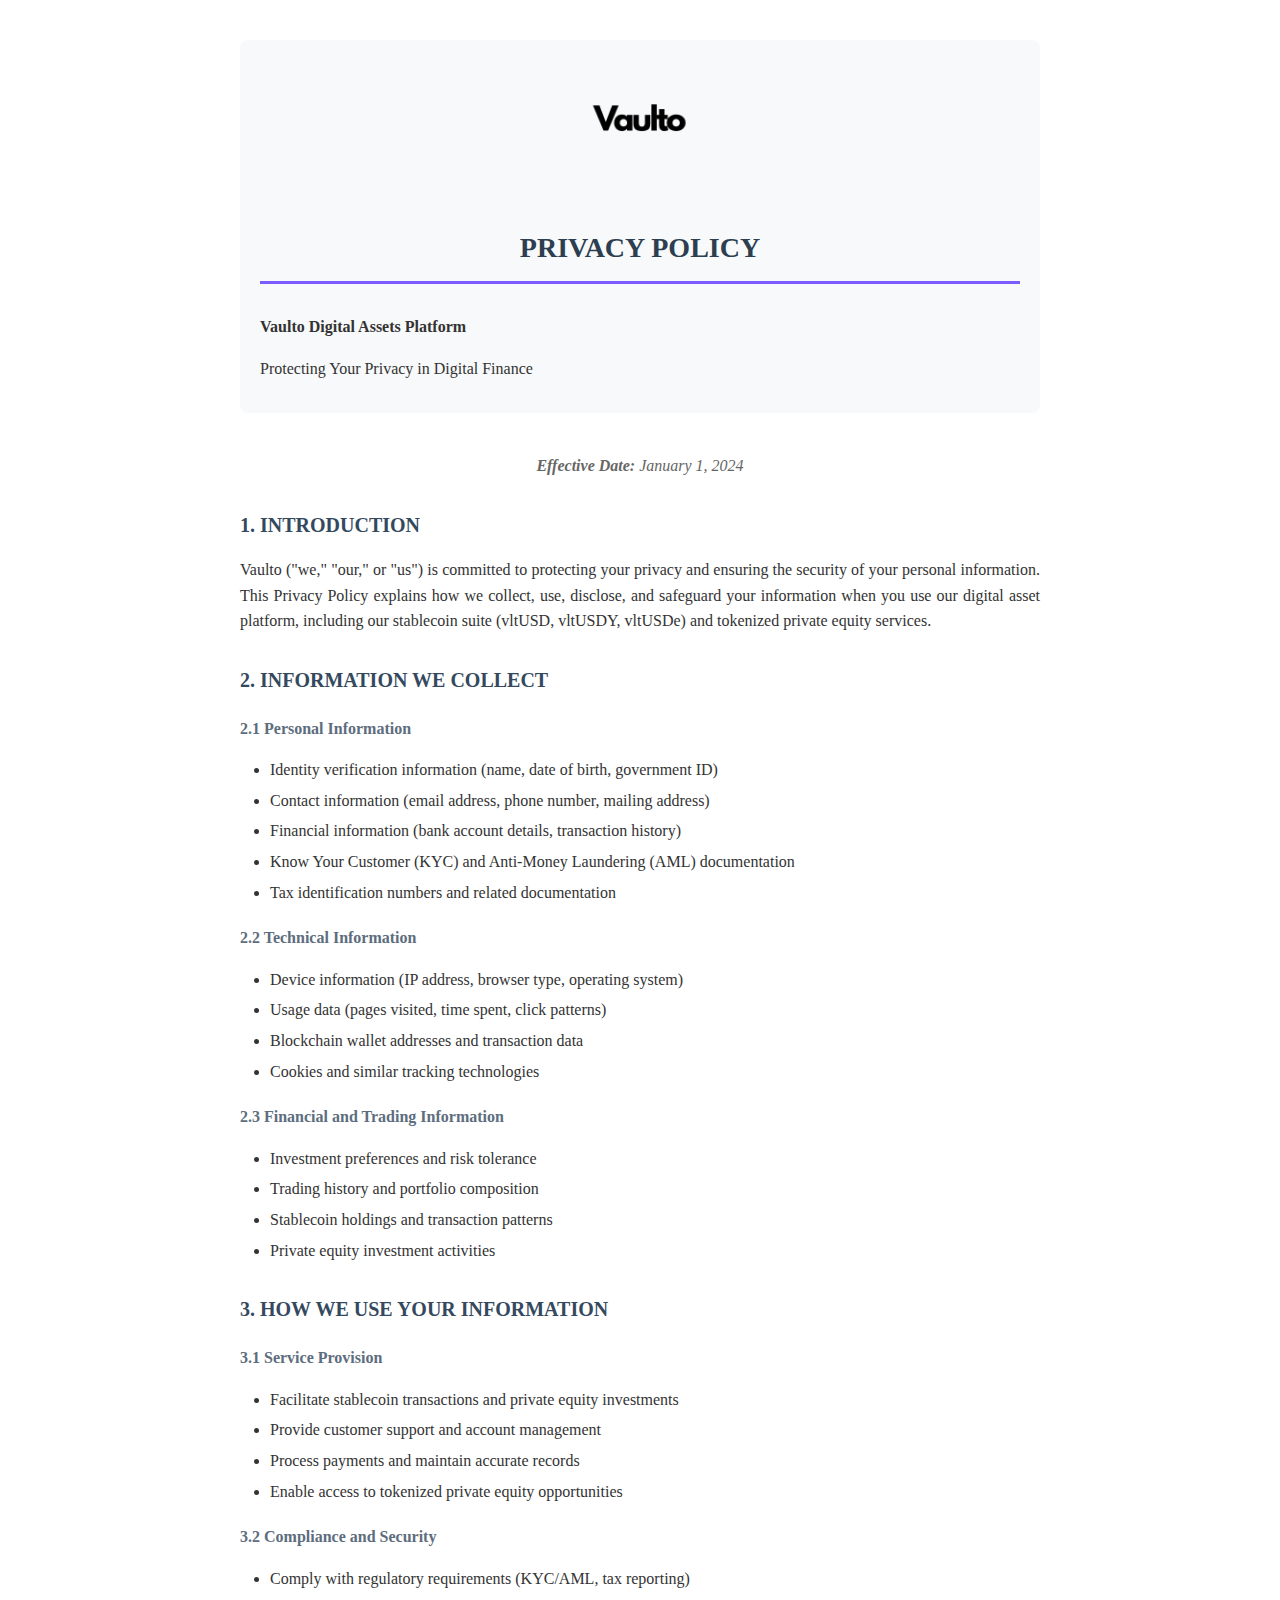
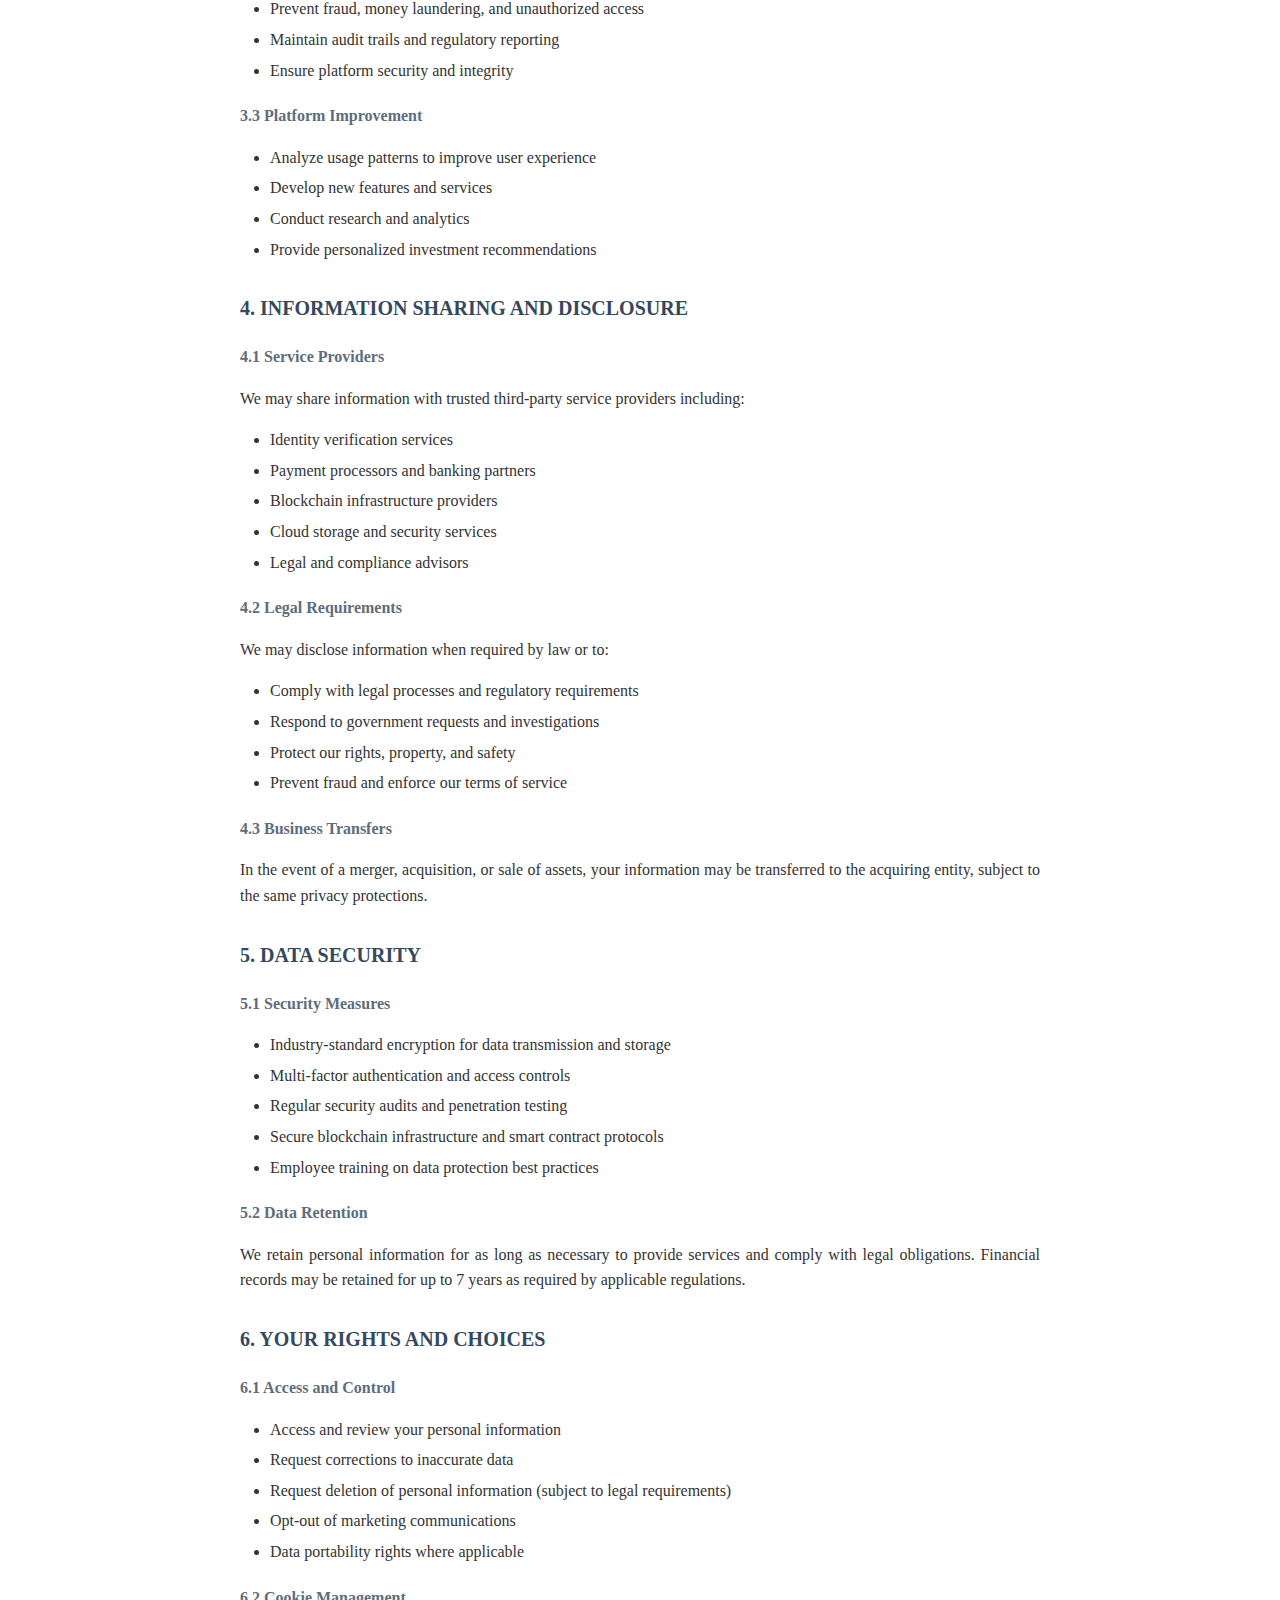
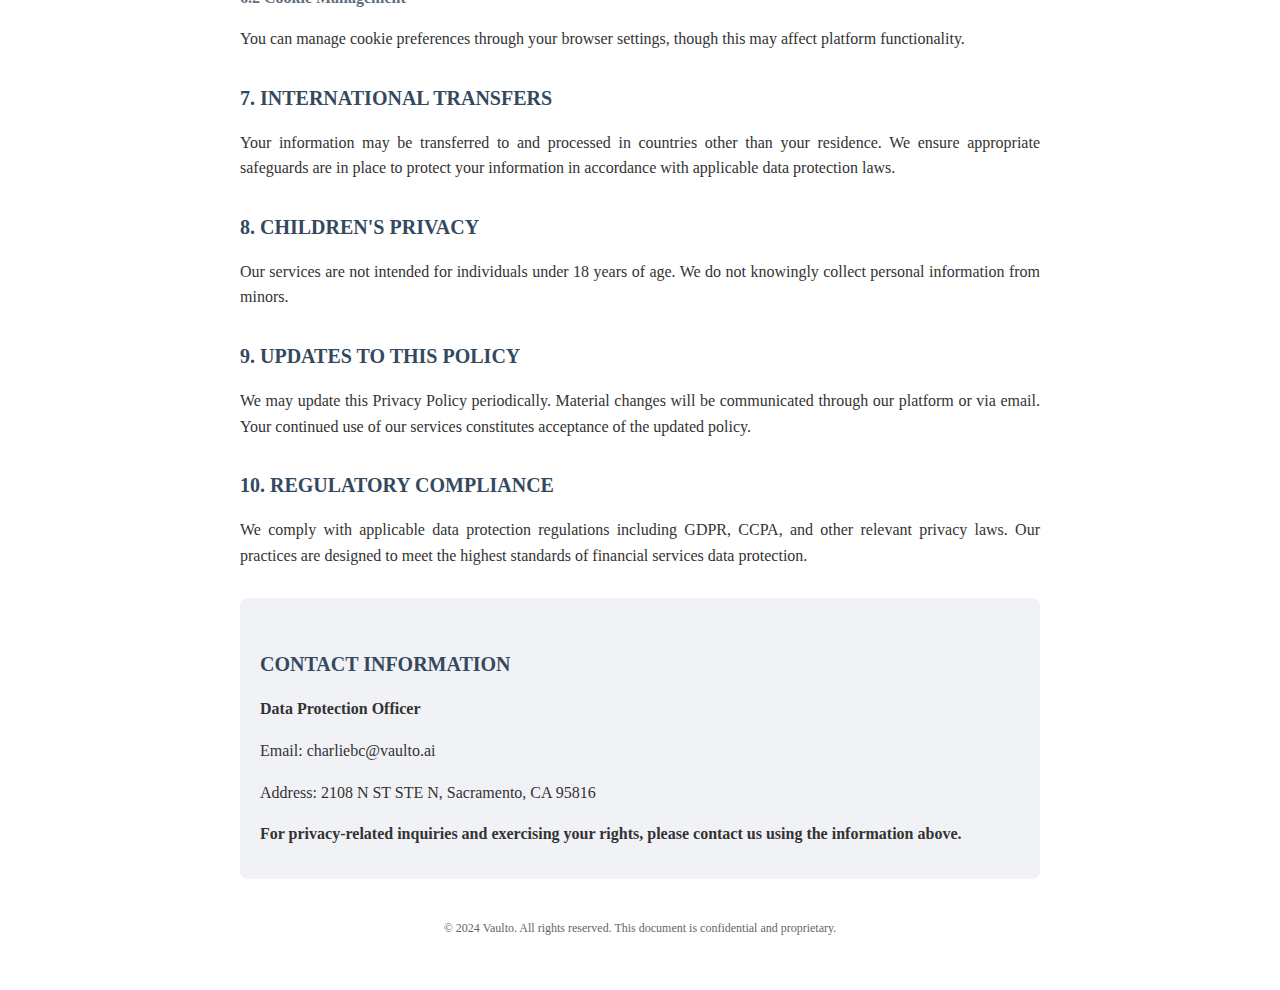
<file: privacy-policy.html>
<!DOCTYPE html>
<html lang="en">
<head>
    <meta charset="UTF-8">
    <meta name="viewport" content="width=device-width, initial-scale=1.0">
    <title>Privacy Policy - Vaulto</title>
    <style>
        body {
            font-family: 'Times New Roman', serif;
            line-height: 1.6;
            max-width: 800px;
            margin: 0 auto;
            padding: 40px 20px;
            color: #333;
            background: white;
        }
        h1 {
            color: #2c3e50;
            border-bottom: 3px solid #7c5cff;
            padding-bottom: 10px;
            margin-bottom: 30px;
            font-size: 28px;
        }
        h2 {
            color: #34495e;
            margin-top: 30px;
            margin-bottom: 15px;
            font-size: 20px;
        }
        h3 {
            color: #5d6d7e;
            margin-top: 20px;
            margin-bottom: 10px;
            font-size: 16px;
        }
        p {
            margin-bottom: 12px;
            text-align: justify;
        }
        ul, ol {
            margin-bottom: 15px;
            padding-left: 30px;
        }
        li {
            margin-bottom: 5px;
        }
        .header-info {
            text-align: center;
            margin-bottom: 40px;
            padding: 20px;
            background: #f8f9fa;
            border-radius: 8px;
        }
        .effective-date {
            font-style: italic;
            color: #666;
            text-align: center;
            margin-bottom: 30px;
        }
        .contact-info {
            background: #f1f2f6;
            padding: 20px;
            border-radius: 8px;
            margin-top: 30px;
        }
        @media print {
            body { margin: 0; padding: 20px; }
            .header-info { background: none; border: 1px solid #ddd; }
        }
    </style>
</head>
<body>
    <div class="header-info">
        <img src="./doc-logo.png" alt="Vaulto Logo" style="width: 120px; height: auto; margin-bottom: 20px;">
        <h1>PRIVACY POLICY</h1>
        <p><strong>Vaulto Digital Assets Platform</strong></p>
        <p>Protecting Your Privacy in Digital Finance</p>
    </div>
    
    <p class="effective-date"><strong>Effective Date:</strong> January 1, 2024</p>
    
    <h2>1. INTRODUCTION</h2>
    <p>Vaulto ("we," "our," or "us") is committed to protecting your privacy and ensuring the security of your personal information. This Privacy Policy explains how we collect, use, disclose, and safeguard your information when you use our digital asset platform, including our stablecoin suite (vltUSD, vltUSDY, vltUSDe) and tokenized private equity services.</p>
    
    <h2>2. INFORMATION WE COLLECT</h2>
    
    <h3>2.1 Personal Information</h3>
    <ul>
        <li>Identity verification information (name, date of birth, government ID)</li>
        <li>Contact information (email address, phone number, mailing address)</li>
        <li>Financial information (bank account details, transaction history)</li>
        <li>Know Your Customer (KYC) and Anti-Money Laundering (AML) documentation</li>
        <li>Tax identification numbers and related documentation</li>
    </ul>
    
    <h3>2.2 Technical Information</h3>
    <ul>
        <li>Device information (IP address, browser type, operating system)</li>
        <li>Usage data (pages visited, time spent, click patterns)</li>
        <li>Blockchain wallet addresses and transaction data</li>
        <li>Cookies and similar tracking technologies</li>
    </ul>
    
    <h3>2.3 Financial and Trading Information</h3>
    <ul>
        <li>Investment preferences and risk tolerance</li>
        <li>Trading history and portfolio composition</li>
        <li>Stablecoin holdings and transaction patterns</li>
        <li>Private equity investment activities</li>
    </ul>
    
    <h2>3. HOW WE USE YOUR INFORMATION</h2>
    
    <h3>3.1 Service Provision</h3>
    <ul>
        <li>Facilitate stablecoin transactions and private equity investments</li>
        <li>Provide customer support and account management</li>
        <li>Process payments and maintain accurate records</li>
        <li>Enable access to tokenized private equity opportunities</li>
    </ul>
    
    <h3>3.2 Compliance and Security</h3>
    <ul>
        <li>Comply with regulatory requirements (KYC/AML, tax reporting)</li>
        <li>Prevent fraud, money laundering, and unauthorized access</li>
        <li>Maintain audit trails and regulatory reporting</li>
        <li>Ensure platform security and integrity</li>
    </ul>
    
    <h3>3.3 Platform Improvement</h3>
    <ul>
        <li>Analyze usage patterns to improve user experience</li>
        <li>Develop new features and services</li>
        <li>Conduct research and analytics</li>
        <li>Provide personalized investment recommendations</li>
    </ul>
    
    <h2>4. INFORMATION SHARING AND DISCLOSURE</h2>
    
    <h3>4.1 Service Providers</h3>
    <p>We may share information with trusted third-party service providers including:</p>
    <ul>
        <li>Identity verification services</li>
        <li>Payment processors and banking partners</li>
        <li>Blockchain infrastructure providers</li>
        <li>Cloud storage and security services</li>
        <li>Legal and compliance advisors</li>
    </ul>
    
    <h3>4.2 Legal Requirements</h3>
    <p>We may disclose information when required by law or to:</p>
    <ul>
        <li>Comply with legal processes and regulatory requirements</li>
        <li>Respond to government requests and investigations</li>
        <li>Protect our rights, property, and safety</li>
        <li>Prevent fraud and enforce our terms of service</li>
    </ul>
    
    <h3>4.3 Business Transfers</h3>
    <p>In the event of a merger, acquisition, or sale of assets, your information may be transferred to the acquiring entity, subject to the same privacy protections.</p>
    
    <h2>5. DATA SECURITY</h2>
    
    <h3>5.1 Security Measures</h3>
    <ul>
        <li>Industry-standard encryption for data transmission and storage</li>
        <li>Multi-factor authentication and access controls</li>
        <li>Regular security audits and penetration testing</li>
        <li>Secure blockchain infrastructure and smart contract protocols</li>
        <li>Employee training on data protection best practices</li>
    </ul>
    
    <h3>5.2 Data Retention</h3>
    <p>We retain personal information for as long as necessary to provide services and comply with legal obligations. Financial records may be retained for up to 7 years as required by applicable regulations.</p>
    
    <h2>6. YOUR RIGHTS AND CHOICES</h2>
    
    <h3>6.1 Access and Control</h3>
    <ul>
        <li>Access and review your personal information</li>
        <li>Request corrections to inaccurate data</li>
        <li>Request deletion of personal information (subject to legal requirements)</li>
        <li>Opt-out of marketing communications</li>
        <li>Data portability rights where applicable</li>
    </ul>
    
    <h3>6.2 Cookie Management</h3>
    <p>You can manage cookie preferences through your browser settings, though this may affect platform functionality.</p>
    
    <h2>7. INTERNATIONAL TRANSFERS</h2>
    <p>Your information may be transferred to and processed in countries other than your residence. We ensure appropriate safeguards are in place to protect your information in accordance with applicable data protection laws.</p>
    
    <h2>8. CHILDREN'S PRIVACY</h2>
    <p>Our services are not intended for individuals under 18 years of age. We do not knowingly collect personal information from minors.</p>
    
    <h2>9. UPDATES TO THIS POLICY</h2>
    <p>We may update this Privacy Policy periodically. Material changes will be communicated through our platform or via email. Your continued use of our services constitutes acceptance of the updated policy.</p>
    
    <h2>10. REGULATORY COMPLIANCE</h2>
    <p>We comply with applicable data protection regulations including GDPR, CCPA, and other relevant privacy laws. Our practices are designed to meet the highest standards of financial services data protection.</p>
    
    <div class="contact-info">
        <h2>CONTACT INFORMATION</h2>
        <p><strong>Data Protection Officer</strong></p>
        <p>Email: charliebc@vaulto.ai</p>
        <p>Address: 2108 N ST STE N, Sacramento, CA 95816</p>
        <p><strong>For privacy-related inquiries and exercising your rights, please contact us using the information above.</strong></p>
    </div>
    
    <p style="text-align: center; margin-top: 40px; font-size: 12px; color: #666;">
        © 2024 Vaulto. All rights reserved. This document is confidential and proprietary.
    </p>
</body>
</html>
</file>
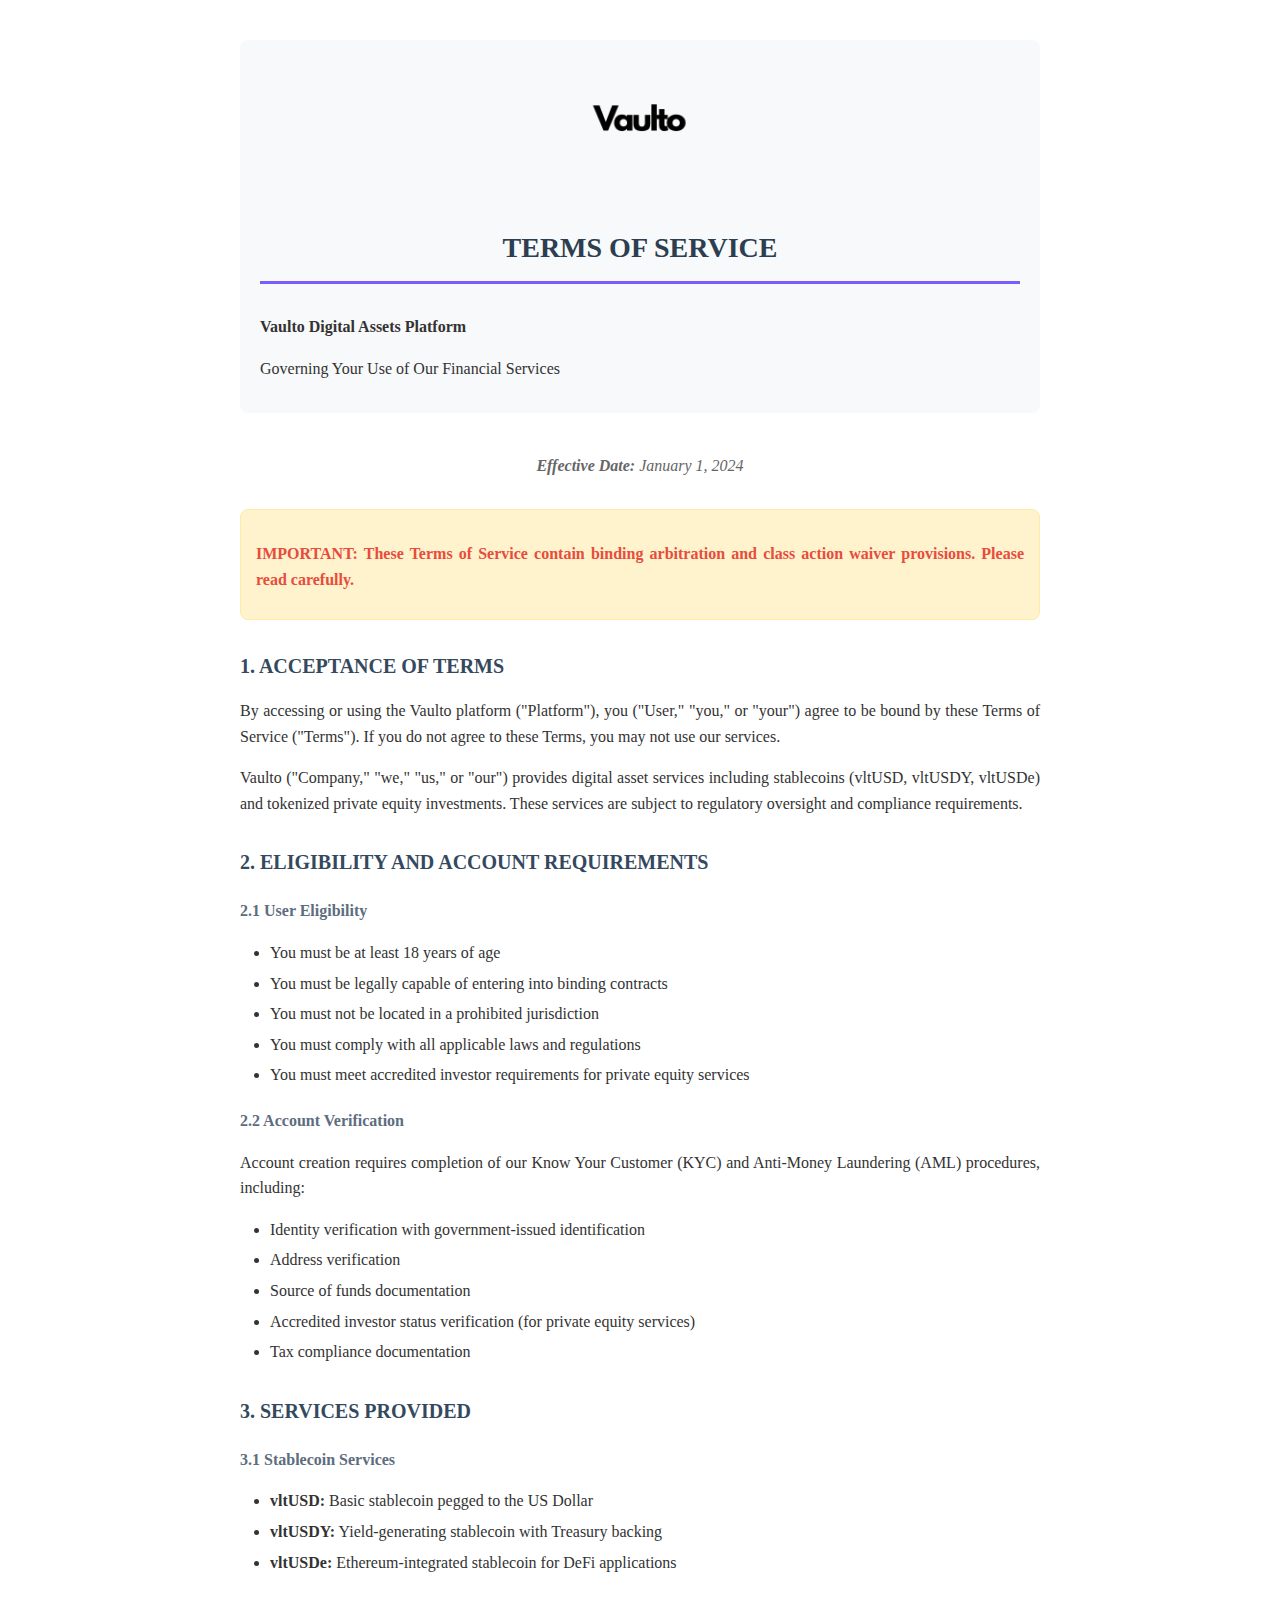
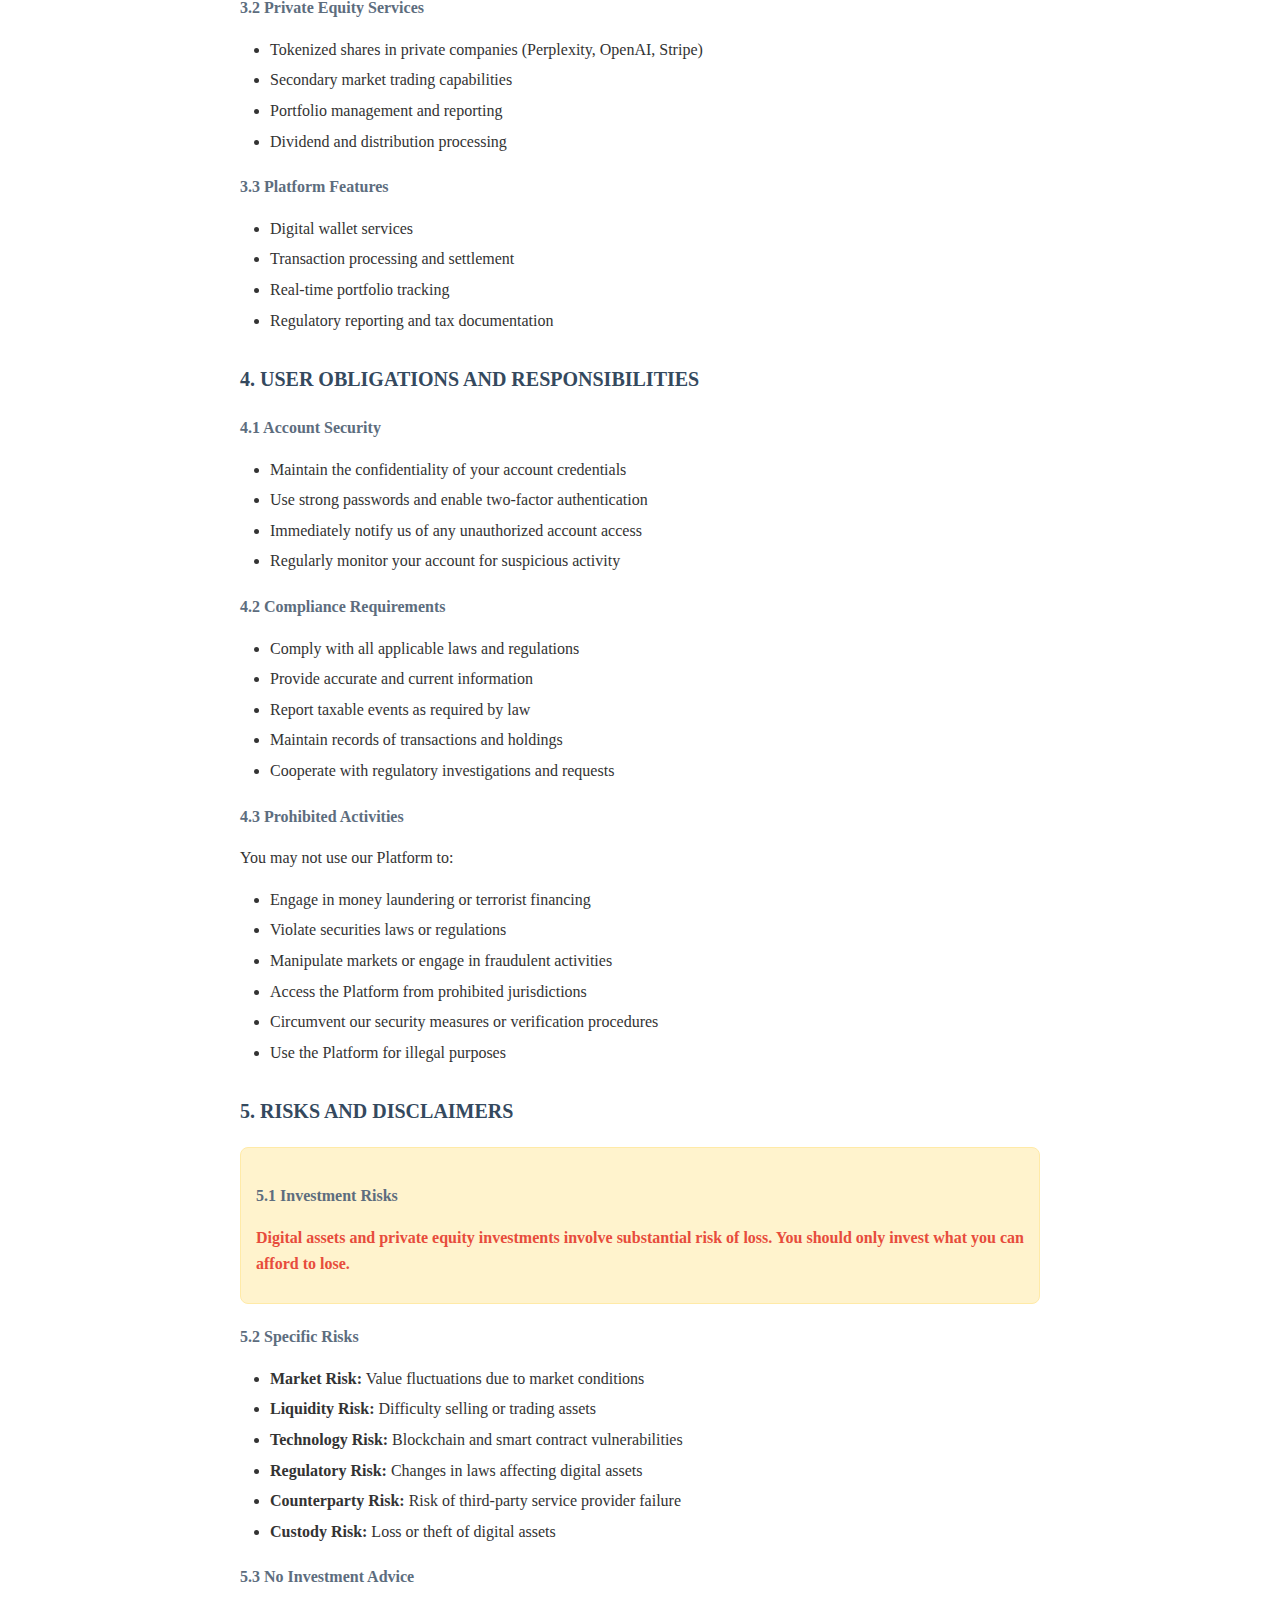
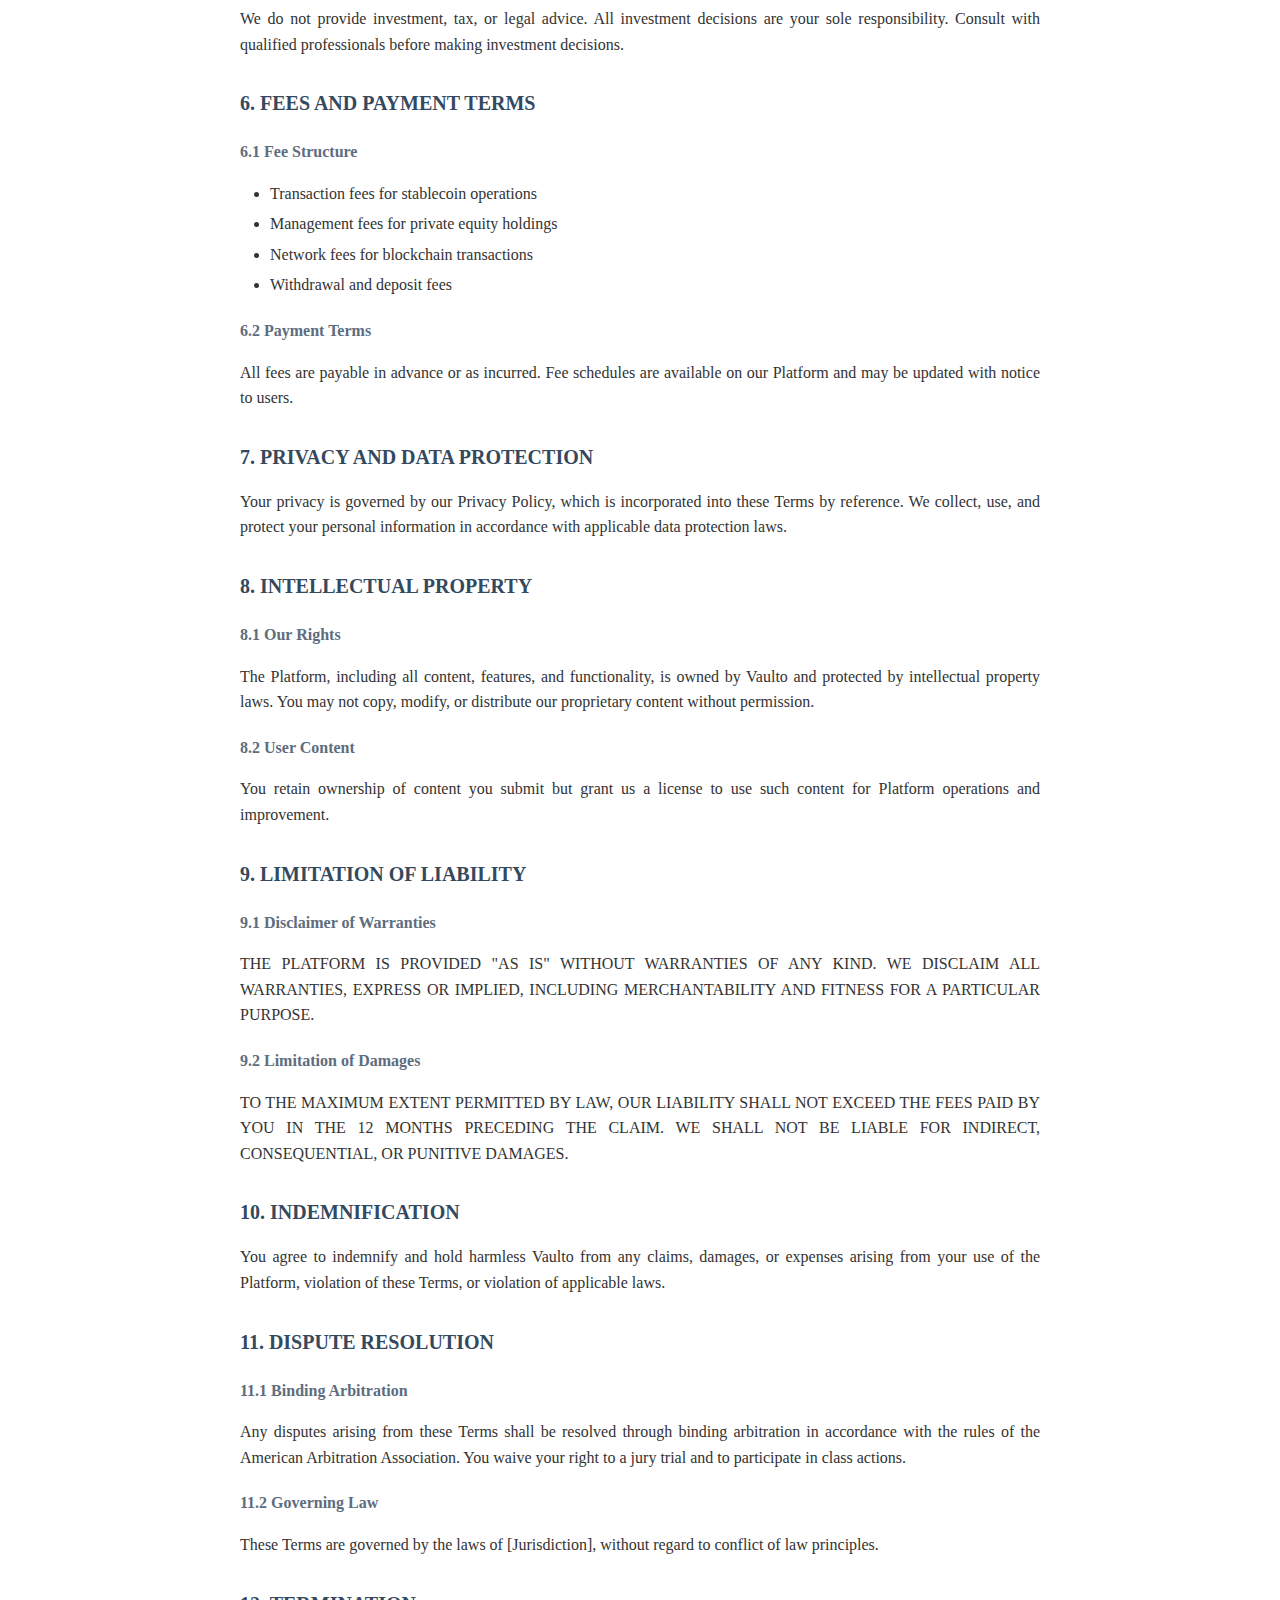
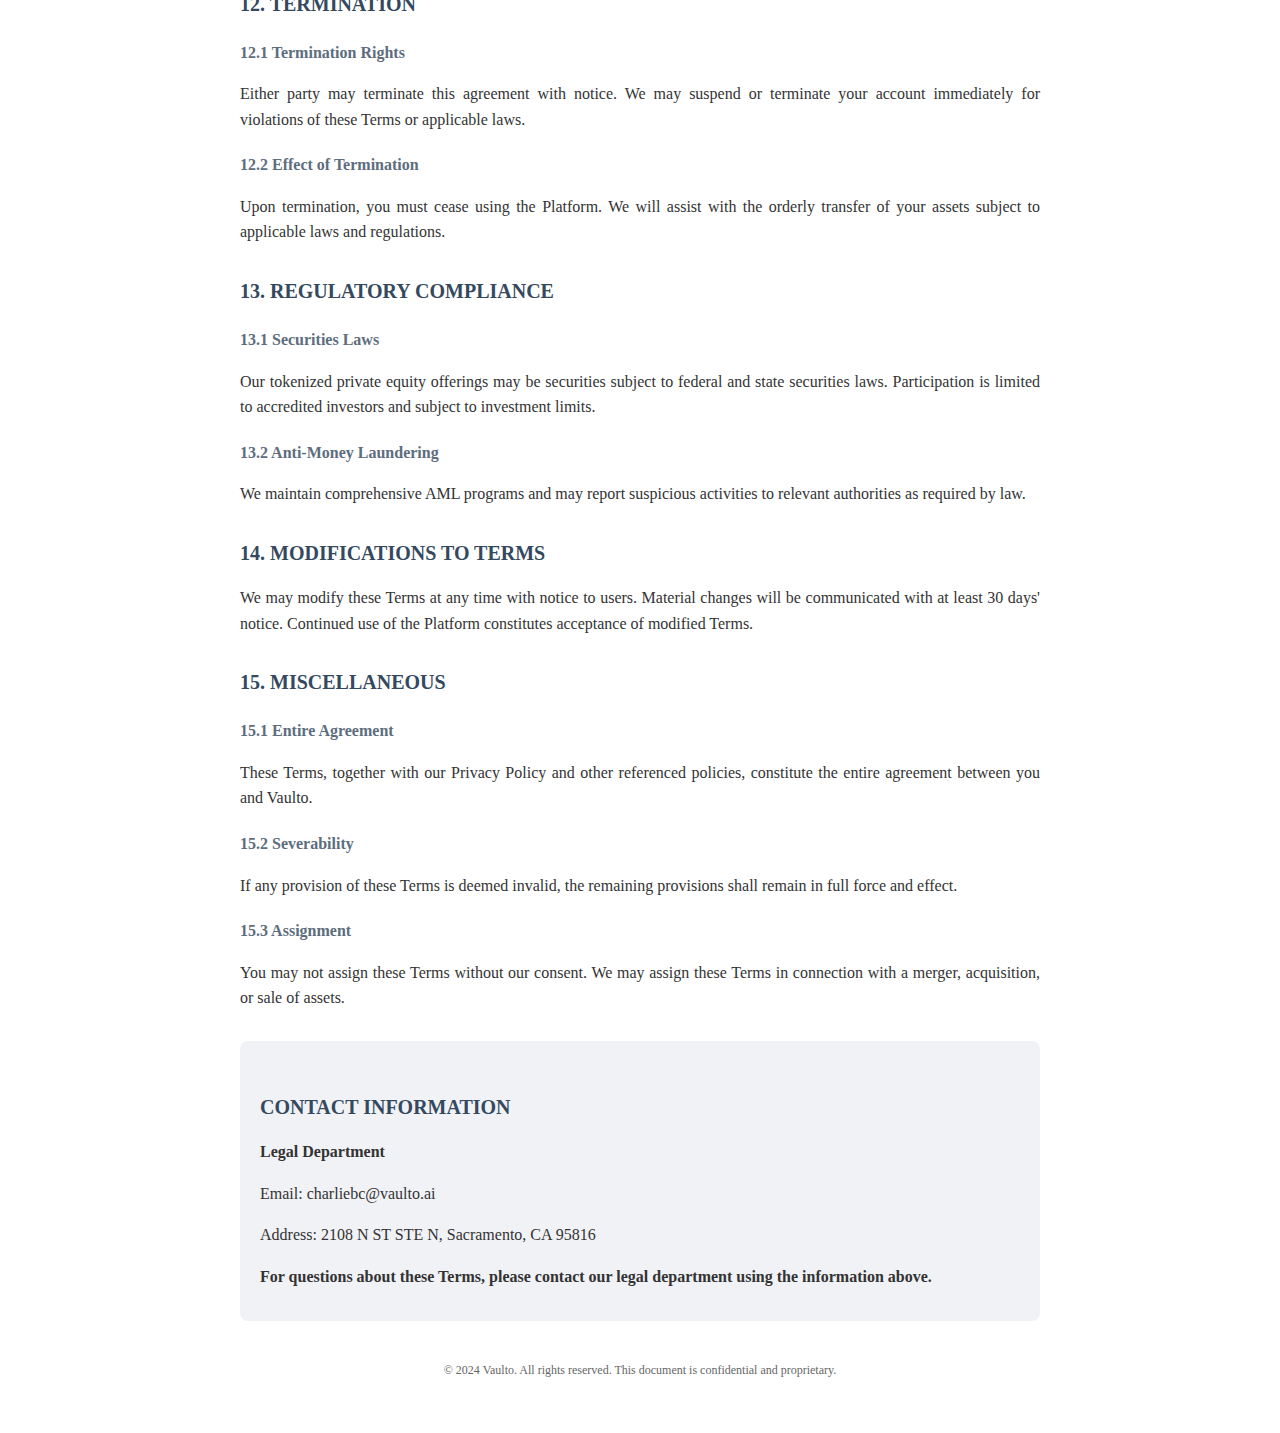
<file: terms-of-service.html>
<!DOCTYPE html>
<html lang="en">
<head>
    <meta charset="UTF-8">
    <meta name="viewport" content="width=device-width, initial-scale=1.0">
    <title>Terms of Service - Vaulto</title>
    <style>
        body {
            font-family: 'Times New Roman', serif;
            line-height: 1.6;
            max-width: 800px;
            margin: 0 auto;
            padding: 40px 20px;
            color: #333;
            background: white;
        }
        h1 {
            color: #2c3e50;
            border-bottom: 3px solid #7c5cff;
            padding-bottom: 10px;
            margin-bottom: 30px;
            font-size: 28px;
        }
        h2 {
            color: #34495e;
            margin-top: 30px;
            margin-bottom: 15px;
            font-size: 20px;
        }
        h3 {
            color: #5d6d7e;
            margin-top: 20px;
            margin-bottom: 10px;
            font-size: 16px;
        }
        p {
            margin-bottom: 12px;
            text-align: justify;
        }
        ul, ol {
            margin-bottom: 15px;
            padding-left: 30px;
        }
        li {
            margin-bottom: 5px;
        }
        .header-info {
            text-align: center;
            margin-bottom: 40px;
            padding: 20px;
            background: #f8f9fa;
            border-radius: 8px;
        }
        .effective-date {
            font-style: italic;
            color: #666;
            text-align: center;
            margin-bottom: 30px;
        }
        .contact-info {
            background: #f1f2f6;
            padding: 20px;
            border-radius: 8px;
            margin-top: 30px;
        }
        .warning-box {
            background: #fff3cd;
            border: 1px solid #ffeaa7;
            border-radius: 8px;
            padding: 15px;
            margin: 20px 0;
        }
        .important {
            font-weight: bold;
            color: #e74c3c;
        }
        @media print {
            body { margin: 0; padding: 20px; }
            .header-info { background: none; border: 1px solid #ddd; }
        }
    </style>
</head>
<body>
    <div class="header-info">
        <img src="./doc-logo.png" alt="Vaulto Logo" style="width: 120px; height: auto; margin-bottom: 20px;">
        <h1>TERMS OF SERVICE</h1>
        <p><strong>Vaulto Digital Assets Platform</strong></p>
        <p>Governing Your Use of Our Financial Services</p>
    </div>
    
    <p class="effective-date"><strong>Effective Date:</strong> January 1, 2024</p>
    
    <div class="warning-box">
        <p class="important">IMPORTANT: These Terms of Service contain binding arbitration and class action waiver provisions. Please read carefully.</p>
    </div>
    
    <h2>1. ACCEPTANCE OF TERMS</h2>
    <p>By accessing or using the Vaulto platform ("Platform"), you ("User," "you," or "your") agree to be bound by these Terms of Service ("Terms"). If you do not agree to these Terms, you may not use our services.</p>
    
    <p>Vaulto ("Company," "we," "us," or "our") provides digital asset services including stablecoins (vltUSD, vltUSDY, vltUSDe) and tokenized private equity investments. These services are subject to regulatory oversight and compliance requirements.</p>
    
    <h2>2. ELIGIBILITY AND ACCOUNT REQUIREMENTS</h2>
    
    <h3>2.1 User Eligibility</h3>
    <ul>
        <li>You must be at least 18 years of age</li>
        <li>You must be legally capable of entering into binding contracts</li>
        <li>You must not be located in a prohibited jurisdiction</li>
        <li>You must comply with all applicable laws and regulations</li>
        <li>You must meet accredited investor requirements for private equity services</li>
    </ul>
    
    <h3>2.2 Account Verification</h3>
    <p>Account creation requires completion of our Know Your Customer (KYC) and Anti-Money Laundering (AML) procedures, including:</p>
    <ul>
        <li>Identity verification with government-issued identification</li>
        <li>Address verification</li>
        <li>Source of funds documentation</li>
        <li>Accredited investor status verification (for private equity services)</li>
        <li>Tax compliance documentation</li>
    </ul>
    
    <h2>3. SERVICES PROVIDED</h2>
    
    <h3>3.1 Stablecoin Services</h3>
    <ul>
        <li><strong>vltUSD:</strong> Basic stablecoin pegged to the US Dollar</li>
        <li><strong>vltUSDY:</strong> Yield-generating stablecoin with Treasury backing</li>
        <li><strong>vltUSDe:</strong> Ethereum-integrated stablecoin for DeFi applications</li>
    </ul>
    
    <h3>3.2 Private Equity Services</h3>
    <ul>
        <li>Tokenized shares in private companies (Perplexity, OpenAI, Stripe)</li>
        <li>Secondary market trading capabilities</li>
        <li>Portfolio management and reporting</li>
        <li>Dividend and distribution processing</li>
    </ul>
    
    <h3>3.3 Platform Features</h3>
    <ul>
        <li>Digital wallet services</li>
        <li>Transaction processing and settlement</li>
        <li>Real-time portfolio tracking</li>
        <li>Regulatory reporting and tax documentation</li>
    </ul>
    
    <h2>4. USER OBLIGATIONS AND RESPONSIBILITIES</h2>
    
    <h3>4.1 Account Security</h3>
    <ul>
        <li>Maintain the confidentiality of your account credentials</li>
        <li>Use strong passwords and enable two-factor authentication</li>
        <li>Immediately notify us of any unauthorized account access</li>
        <li>Regularly monitor your account for suspicious activity</li>
    </ul>
    
    <h3>4.2 Compliance Requirements</h3>
    <ul>
        <li>Comply with all applicable laws and regulations</li>
        <li>Provide accurate and current information</li>
        <li>Report taxable events as required by law</li>
        <li>Maintain records of transactions and holdings</li>
        <li>Cooperate with regulatory investigations and requests</li>
    </ul>
    
    <h3>4.3 Prohibited Activities</h3>
    <p>You may not use our Platform to:</p>
    <ul>
        <li>Engage in money laundering or terrorist financing</li>
        <li>Violate securities laws or regulations</li>
        <li>Manipulate markets or engage in fraudulent activities</li>
        <li>Access the Platform from prohibited jurisdictions</li>
        <li>Circumvent our security measures or verification procedures</li>
        <li>Use the Platform for illegal purposes</li>
    </ul>
    
    <h2>5. RISKS AND DISCLAIMERS</h2>
    
    <div class="warning-box">
        <h3>5.1 Investment Risks</h3>
        <p class="important">Digital assets and private equity investments involve substantial risk of loss. You should only invest what you can afford to lose.</p>
    </div>
    
    <h3>5.2 Specific Risks</h3>
    <ul>
        <li><strong>Market Risk:</strong> Value fluctuations due to market conditions</li>
        <li><strong>Liquidity Risk:</strong> Difficulty selling or trading assets</li>
        <li><strong>Technology Risk:</strong> Blockchain and smart contract vulnerabilities</li>
        <li><strong>Regulatory Risk:</strong> Changes in laws affecting digital assets</li>
        <li><strong>Counterparty Risk:</strong> Risk of third-party service provider failure</li>
        <li><strong>Custody Risk:</strong> Loss or theft of digital assets</li>
    </ul>
    
    <h3>5.3 No Investment Advice</h3>
    <p>We do not provide investment, tax, or legal advice. All investment decisions are your sole responsibility. Consult with qualified professionals before making investment decisions.</p>
    
    <h2>6. FEES AND PAYMENT TERMS</h2>
    
    <h3>6.1 Fee Structure</h3>
    <ul>
        <li>Transaction fees for stablecoin operations</li>
        <li>Management fees for private equity holdings</li>
        <li>Network fees for blockchain transactions</li>
        <li>Withdrawal and deposit fees</li>
    </ul>
    
    <h3>6.2 Payment Terms</h3>
    <p>All fees are payable in advance or as incurred. Fee schedules are available on our Platform and may be updated with notice to users.</p>
    
    <h2>7. PRIVACY AND DATA PROTECTION</h2>
    <p>Your privacy is governed by our Privacy Policy, which is incorporated into these Terms by reference. We collect, use, and protect your personal information in accordance with applicable data protection laws.</p>
    
    <h2>8. INTELLECTUAL PROPERTY</h2>
    
    <h3>8.1 Our Rights</h3>
    <p>The Platform, including all content, features, and functionality, is owned by Vaulto and protected by intellectual property laws. You may not copy, modify, or distribute our proprietary content without permission.</p>
    
    <h3>8.2 User Content</h3>
    <p>You retain ownership of content you submit but grant us a license to use such content for Platform operations and improvement.</p>
    
    <h2>9. LIMITATION OF LIABILITY</h2>
    
    <h3>9.1 Disclaimer of Warranties</h3>
    <p>THE PLATFORM IS PROVIDED "AS IS" WITHOUT WARRANTIES OF ANY KIND. WE DISCLAIM ALL WARRANTIES, EXPRESS OR IMPLIED, INCLUDING MERCHANTABILITY AND FITNESS FOR A PARTICULAR PURPOSE.</p>
    
    <h3>9.2 Limitation of Damages</h3>
    <p>TO THE MAXIMUM EXTENT PERMITTED BY LAW, OUR LIABILITY SHALL NOT EXCEED THE FEES PAID BY YOU IN THE 12 MONTHS PRECEDING THE CLAIM. WE SHALL NOT BE LIABLE FOR INDIRECT, CONSEQUENTIAL, OR PUNITIVE DAMAGES.</p>
    
    <h2>10. INDEMNIFICATION</h2>
    <p>You agree to indemnify and hold harmless Vaulto from any claims, damages, or expenses arising from your use of the Platform, violation of these Terms, or violation of applicable laws.</p>
    
    <h2>11. DISPUTE RESOLUTION</h2>
    
    <h3>11.1 Binding Arbitration</h3>
    <p>Any disputes arising from these Terms shall be resolved through binding arbitration in accordance with the rules of the American Arbitration Association. You waive your right to a jury trial and to participate in class actions.</p>
    
    <h3>11.2 Governing Law</h3>
    <p>These Terms are governed by the laws of [Jurisdiction], without regard to conflict of law principles.</p>
    
    <h2>12. TERMINATION</h2>
    
    <h3>12.1 Termination Rights</h3>
    <p>Either party may terminate this agreement with notice. We may suspend or terminate your account immediately for violations of these Terms or applicable laws.</p>
    
    <h3>12.2 Effect of Termination</h3>
    <p>Upon termination, you must cease using the Platform. We will assist with the orderly transfer of your assets subject to applicable laws and regulations.</p>
    
    <h2>13. REGULATORY COMPLIANCE</h2>
    
    <h3>13.1 Securities Laws</h3>
    <p>Our tokenized private equity offerings may be securities subject to federal and state securities laws. Participation is limited to accredited investors and subject to investment limits.</p>
    
    <h3>13.2 Anti-Money Laundering</h3>
    <p>We maintain comprehensive AML programs and may report suspicious activities to relevant authorities as required by law.</p>
    
    <h2>14. MODIFICATIONS TO TERMS</h2>
    <p>We may modify these Terms at any time with notice to users. Material changes will be communicated with at least 30 days' notice. Continued use of the Platform constitutes acceptance of modified Terms.</p>
    
    <h2>15. MISCELLANEOUS</h2>
    
    <h3>15.1 Entire Agreement</h3>
    <p>These Terms, together with our Privacy Policy and other referenced policies, constitute the entire agreement between you and Vaulto.</p>
    
    <h3>15.2 Severability</h3>
    <p>If any provision of these Terms is deemed invalid, the remaining provisions shall remain in full force and effect.</p>
    
    <h3>15.3 Assignment</h3>
    <p>You may not assign these Terms without our consent. We may assign these Terms in connection with a merger, acquisition, or sale of assets.</p>
    
    <div class="contact-info">
        <h2>CONTACT INFORMATION</h2>
        <p><strong>Legal Department</strong></p>
        <p>Email: charliebc@vaulto.ai</p>
        <p>Address: 2108 N ST STE N, Sacramento, CA 95816</p>
        <p><strong>For questions about these Terms, please contact our legal department using the information above.</strong></p>
    </div>
    
    <p style="text-align: center; margin-top: 40px; font-size: 12px; color: #666;">
        © 2024 Vaulto. All rights reserved. This document is confidential and proprietary.
    </p>
</body>
</html>
</file>
